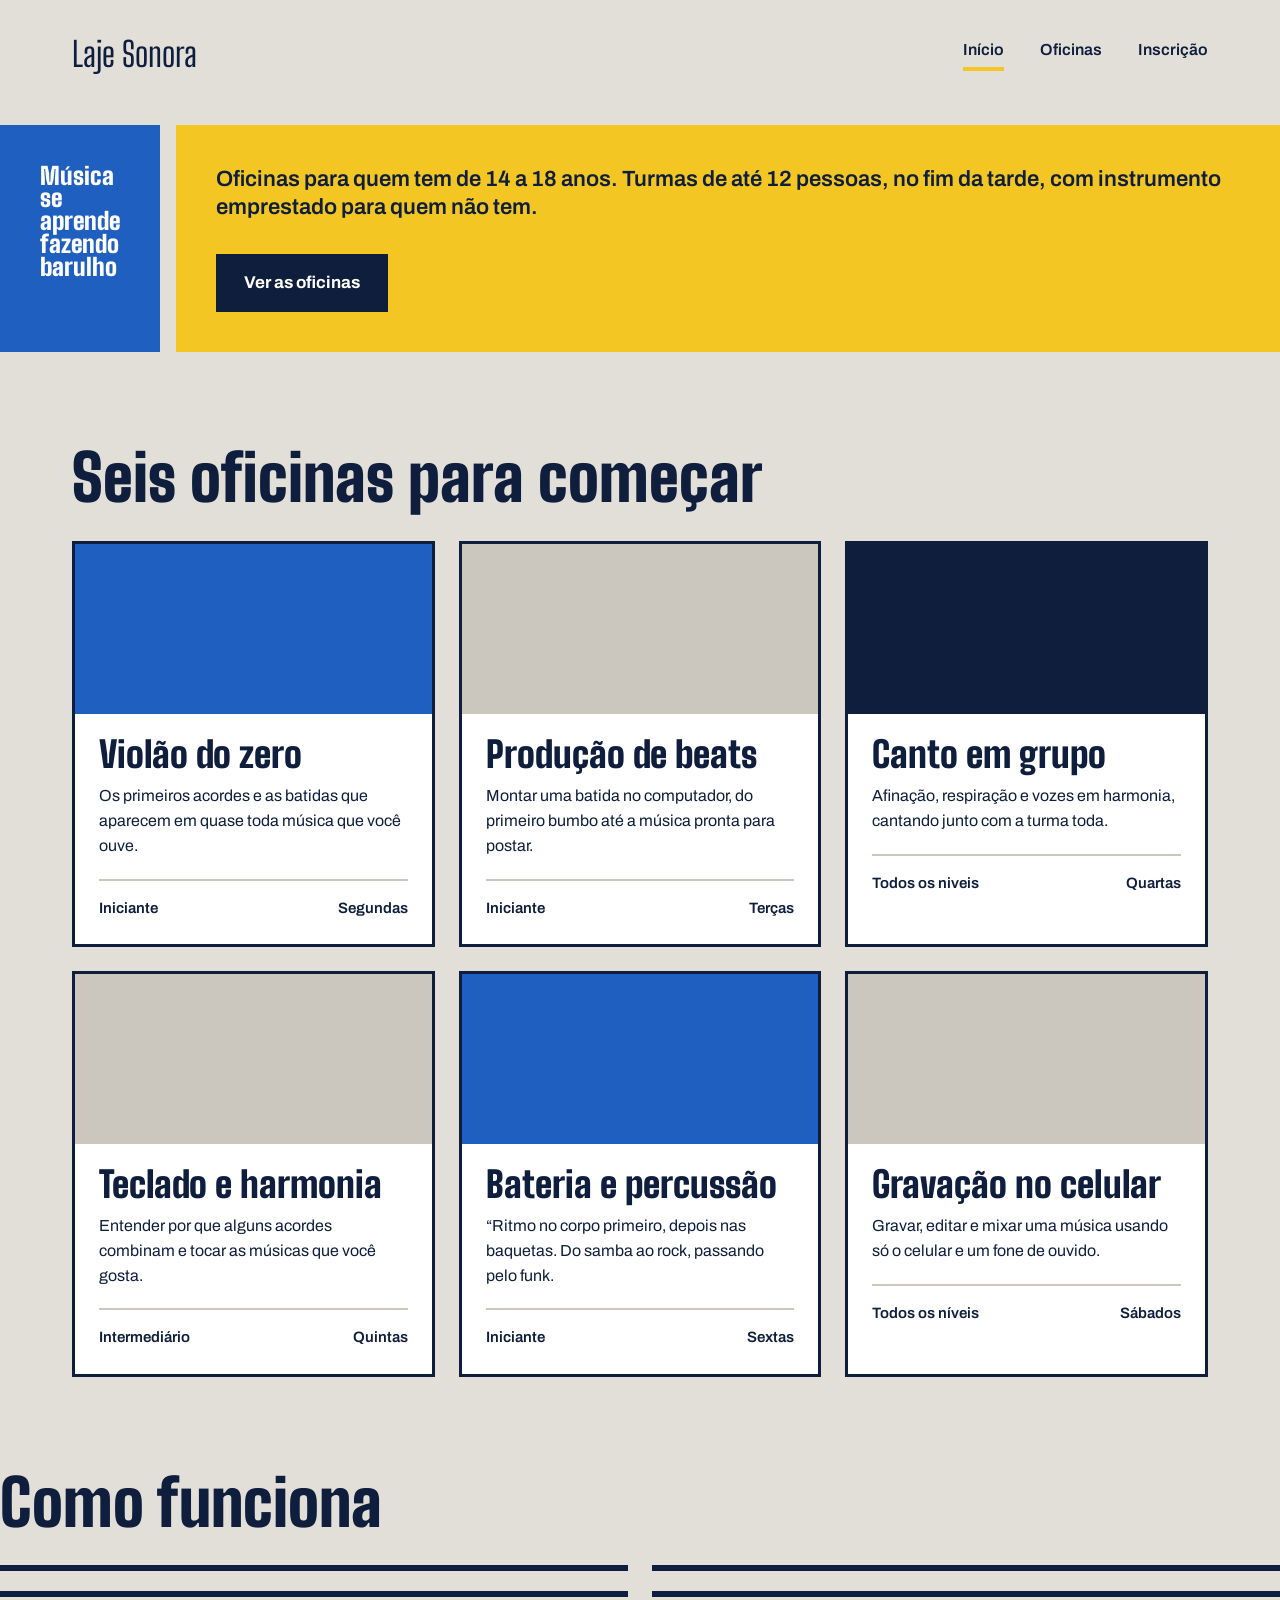
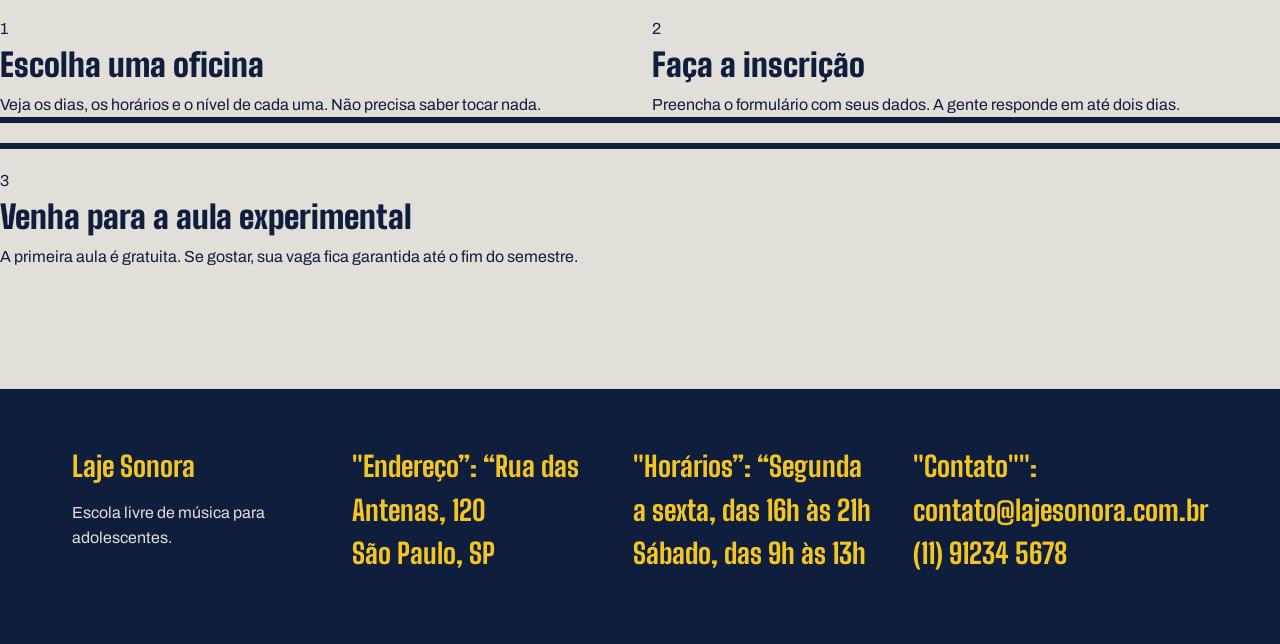
<file: index.html>
<!DOCTYPE html>
<html lang="pt-BR">
<head>
    <meta charset="UTF-8">
    <meta name="viewport" content="width=device-width, initial-scale=1.0">
    <title>Laje Sonora | Início</title>
    <link rel="preconnect" href="https://fonts.googleapis.com">
    <link rel="preconnect" href="https://fonts.gstatic.com" crossorigin>
    <link href="https://fonts.googleapis.com/css2?family=Archivo:ital,wght@0,100..900;1,100..900&family=Big+Shoulders:opsz,wght@10..72,100..900&display=swap" rel="stylesheet">
    <link rel="stylesheet" href="./index.css">
</head>
<body>
    <header class="conteudo topo">
        <a href="index.html" class="logo">Laje Sonora</a>

        <nav class="menu">
            <a href="index.html" class="atual">Início</a>
            <a href="oficinas.html">Oficinas</a>
            <a href="inscricao.html">Inscrição</a>
        </nav>
    </header>

    <main>
        <section class="couteudo cartazes">
            <div class="cartaz cartaz-principal">
                <h1>Música se aprende fazendo barulho</h1>
            </div>

            <div class="cartaz cartaz-lateral">
                <p>Oficinas para quem tem de 14 a 18 anos. Turmas de até 12 pessoas, no fim da tarde, com instrumento emprestado para quem não tem.</p>
                <a href="./oficinas.html" class="botao">Ver as oficinas</a>
            </div>
        </section>
        
        <section class="conteudo secao">
            <h2 class="titulo-secao">Seis oficinas para começar</h2>
            
            <div class="cards">
                <article class="card">
                    <div class="foto foto-azul"></div>
                    <div class="card-texto">
                        <h3>Violão do zero</h3>
                        <p>Os primeiros acordes e as batidas que aparecem em quase toda música que você ouve.</p>
                        <div class="card-info">
                            <span>Iniciante</span>
                            <span>Segundas</span>
                        </div>
                    </div>
                </article>
                <article class="card">
                    <div class="foto foto-amarelo"></div>
                    <div class="card-texto">
                        <h3>Produção de beats</h3>
                        <p>Montar uma batida no computador, do primeiro bumbo até a música pronta para postar.</p>
                        <div class="card-info">
                            <span>Iniciante</span>
                            <span>Terças</span>
                        </div>
                    </div>
                </article>
                <article class="card">
                    <div class="foto foto-tinta"></div>
                    <div class="card-texto">
                        <h3>Canto em grupo</h3>
                        <p>Afinação, respiração e vozes em harmonia, cantando junto com a turma toda.</p>
                        <div class="card-info">
                            <span>Todos os niveis</span>
                            <span>Quartas</span>
                        </div>
                    </div>
                </article>
                <article class="card">
                    <div class="foto"></div>
                    <div class="card-texto">
                        <h3>Teclado e harmonia</h3>
                        <p>Entender por que alguns acordes combinam e tocar as músicas que você gosta.</p>
                        <div class="card-info">
                            <span>Intermediário</span>
                            <span>Quintas</span>
                        </div>
                    </div>
                </article>
                <article class="card">
                    <div class="foto foto-azul"></div>
                    <div class="card-texto">
                        <h3>Bateria e percussão</h3>
                        <p>“Ritmo no corpo primeiro, depois nas baquetas. Do samba ao rock, passando pelo funk.</p>
                        <div class="card-info">
                            <span>Iniciante</span>
                            <span>Sextas</span>
                        </div>
                    </div>
                </article>
                <article class="card">
                    <div class="foto foto-amarelo"></div>
                    <div class="card-texto">
                        <h3>Gravação no celular</h3>
                        <p>Gravar, editar e mixar uma música usando só o celular e um fone de ouvido.</p>
                        <div class="card-info">
                            <span>Todos os níveis</span>
                            <span>Sábados</span>
                        </div>
                    </div>
                </article>
            </div>
        </section>

        <section class="couteudo secao">
            <h2 class="titulo-secao">Como funciona</h2>
            <div class="passos">
                <div class="passo">
                    <p class="passo numero">1</p>
                    <h3>Escolha uma oficina</h3>
                    <p>Veja os dias, os horários e o nível de cada uma. Não precisa saber tocar nada.</p>
                </div>
                <div class="passo">
                    <p class="passo numero">2</p>
                    <h3>Faça a inscrição</h3>
                    <p>Preencha o formulário com seus dados. A gente responde em até dois dias.</p>
                </div>
            </div>
                <div class="passo">
                    <p class="passo numero">3</p>
                    <h3>Venha para a aula experimental</h3>
                    <p>A primeira aula é gratuita. Se gostar, sua vaga fica garantida até o fim do semestre.</p>
                </div>
            </div>
        </section>
    </main>
    <footer class="rodape">
        <div class="conteudo rodape-colunas">
            <div class="rodape-coluna">
                <h4>Laje Sonora</h4>
                <p>Escola livre de música para adolescentes.</p>
            </div>
            <div class="rodape-coluna">
                <h4>"Endereço”: “Rua das Antenas, 120 <br> São Paulo, SP</h4>
            </div>
            <div class="rodape-coluna">
                <h4>"Horários”: “Segunda a sexta, das 16h às 21h <br> Sábado, das 9h às 13h</h4>
            </div>
            <div class="rodape-coluna">
                <h4>"Contato"": contato@lajesonora.com.br <br> (11) 91234 5678</h4>
            </div>
        </div>
    </footer>
</body>
</html>
</file>
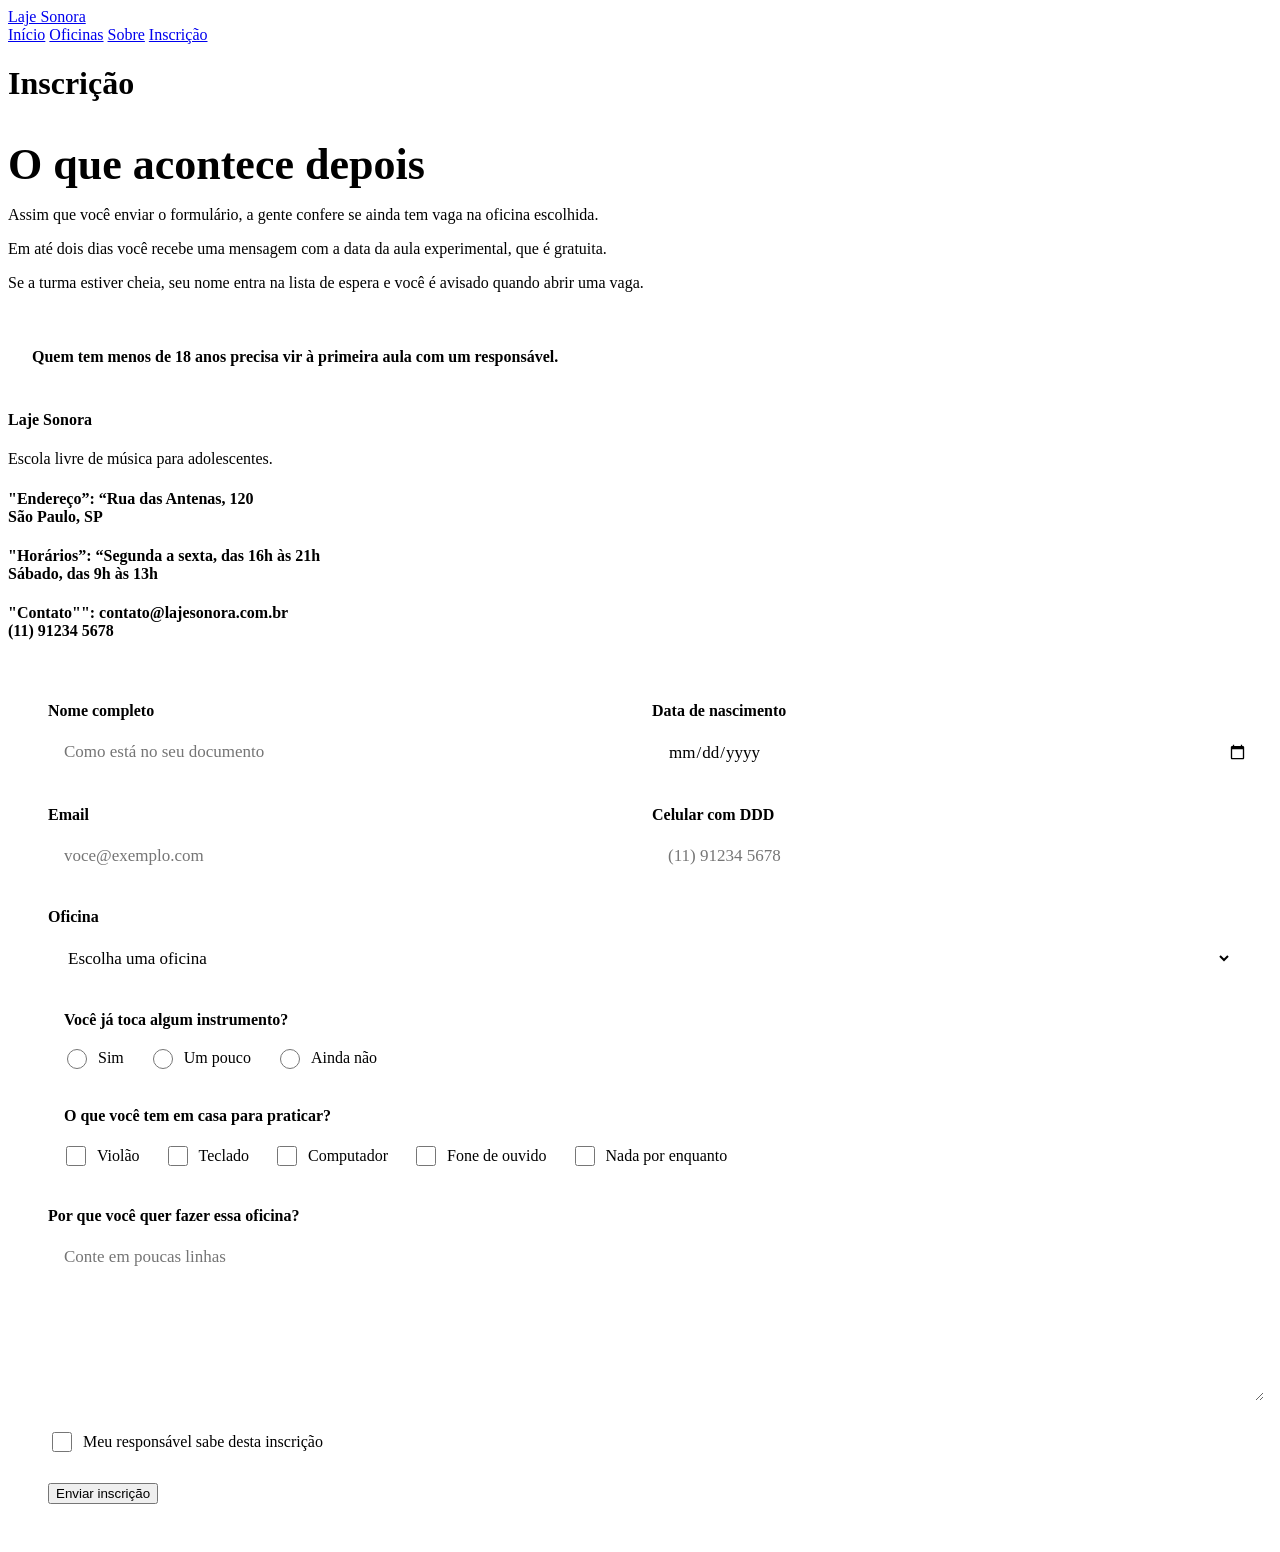
<file: inscricao.html>
<!DOCTYPE html>
<html lang="pt-BR">
<head>
    <meta charset="UTF-8">
    <meta name="viewport" content="width=device-width, initial-scale=1.0">
    <title>Laje Sonora | Inscrição</title>
    <link rel="preconnect" href="https://fonts.googleapis.com">
    <link rel="preconnect" href="https://fonts.gstatic.com" crossorigin>
    <link href="https://fonts.googleapis.com/css2?family=Archivo:ital,wght@0,100..900;1,100..900&family=Big+Shoulders:opsz,wght@10..72,100..900&display=swap" rel="stylesheet">
    <link rel="stylesheet" href="./inscricao.css">
</head>
<body>
    <header class="topo">
        <a href="index.html" class="logo">Laje Sonora</a>

        <nav class="menu">
            <a href="index.html">Início</a>
            <a href="oficinas.html">Oficinas</a>
            <a href="sobre.html">Sobre</a>
            <a href="inscricao.html">Inscrição</a>
        </nav>
    </header>

<main class="conteudo">
    <h1 class="titulo-pagina">Inscrição</h1>
    
    <div class="incricao">
        <section class="explicacao">
        <h2>O que acontece depois</h2>
        <p>Assim que você enviar o formulário, a gente confere se ainda tem vaga na oficina escolhida.</p>
        <p>Em até dois dias você recebe uma mensagem com a data da aula experimental, que é gratuita.</p>
        <p>Se a turma estiver cheia, seu nome entra na lista de espera e você é avisado quando abrir uma vaga.</p>
        <p class="aviso">Quem tem menos de 18 anos precisa vir à primeira aula com um responsável.</p>
        </section>
    </div>
</main>
    
    <footer class="rodape">
        <div class="conteudo rodape-colunas">
            <div class="rodape-coluna">
                <h4>Laje Sonora</h4>
                <p>Escola livre de música para adolescentes.</p>
            </div>
            <div class="rodape-coluna">
                <h4>"Endereço”: “Rua das Antenas, 120 <br> São Paulo, SP</h4>
            </div>
            <div class="rodape-coluna">
                <h4>"Horários”: “Segunda a sexta, das 16h às 21h <br> Sábado, das 9h às 13h</h4>
            </div>
            <div class="rodape-coluna">
                <h4>"Contato"": contato@lajesonora.com.br <br> (11) 91234 5678</h4>
            </div>
        </div>
    </footer>

    <form class="formulario" action="#" method="post">
        <div class="linha">
          <div class="campo">
            <label for="nome">Nome completo</label>
            <input type="text" id="nome" name="nome" placeholder="Como está no seu documento" required>
          </div>

          <div class="campo">
            <label for="nascimento">Data de nascimento</label>
            <input type="date" id="nascimento" name="nascimento" required>
          </div>
        </div>

        <div class="linha">
          <div class="campo">
            <label for="email">Email</label>
            <input type="email" id="email" name="email" placeholder="voce@exemplo.com" required>
          </div>

          <div class="campo">
            <label for="telefone">Celular com DDD</label>
            <input type="tel" id="telefone" name="telefone" placeholder="(11) 91234 5678" required>
          </div>
        </div>

        <div class="campo">
          <label for="oficina">Oficina</label>
          <select id="oficina" name="oficina" required>
            <option value="">Escolha uma oficina</option>
            <option value="violao">Violão do zero</option>
            <option value="beats">Produção de beats</option>
            <option value="canto">Canto em grupo</option>
            <option value="teclado">Teclado e harmonia</option>
            <option value="bateria">Bateria e percussão</option>
            <option value="gravacao">Gravação no celular</option>
          </select>
        </div>

        <fieldset class="grupo">
          <legend>Você já toca algum instrumento?</legend>
          <div class="opcoes">
            <div class="opcao">
              <input type="radio" id="tocaSim" name="toca" value="sim">
              <label for="tocaSim">Sim</label>
            </div>

            <div class="opcao">
              <input type="radio" id="tocaPouco" name="toca" value="pouco">
              <label for="tocaPouco">Um pouco</label>
            </div>

            <div class="opcao">
              <input type="radio" id="tocaNao" name="toca" value="nao">
              <label for="tocaNao">Ainda não</label>
            </div>
          </div>
        </fieldset>

        <fieldset class="grupo">
          <legend>O que você tem em casa para praticar?</legend>
          <div class="opcoes">
            <div class="opcao">
              <input type="checkbox" id="temViolao" name="tem" value="violao">
              <label for="temViolao">Violão</label>
            </div>

            <div class="opcao">
              <input type="checkbox" id="temTeclado" name="tem" value="teclado">
              <label for="temTeclado">Teclado</label>
            </div>

            <div class="opcao">
              <input type="checkbox" id="temComputador" name="tem" value="computador">
              <label for="temComputador">Computador</label>
            </div>

            <div class="opcao">
              <input type="checkbox" id="temFone" name="tem" value="fone">
              <label for="temFone">Fone de ouvido</label>
            </div>

            <div class="opcao">
              <input type="checkbox" id="temNada" name="tem" value="nada">
              <label for="temNada">Nada por enquanto</label>
            </div>
          </div>
        </fieldset>

        <div class="campo">
          <label for="motivo">Por que você quer fazer essa oficina?</label>
          <textarea id="motivo" name="motivo" placeholder="Conte em poucas linhas"></textarea>
        </div>

        <div class="opcao">
          <input type="checkbox" id="responsavel" name="responsavel" required>
          <label for="responsavel">Meu responsável sabe desta inscrição</label>
        </div>

        <div>
          <button type="submit" class="botao">Enviar inscrição</button>
        </div>
      </form>
</body>
</html>
</file>
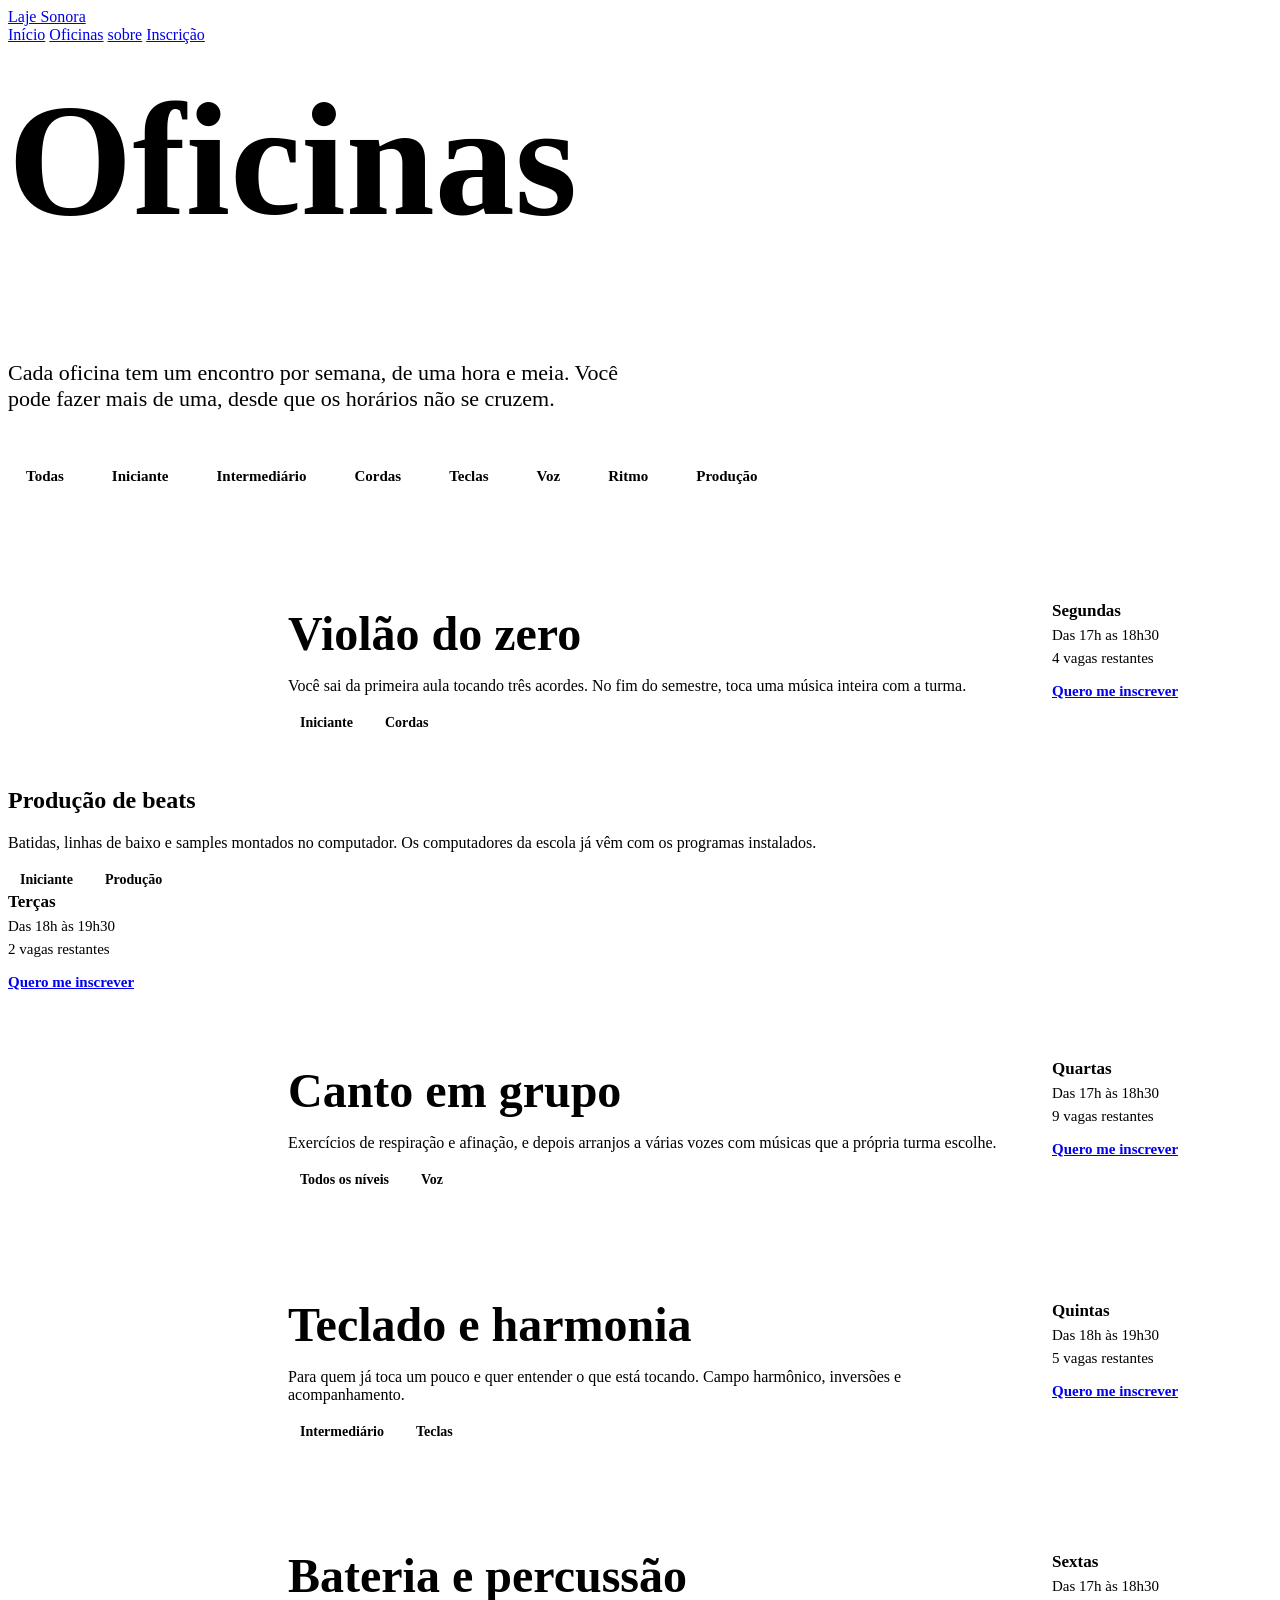
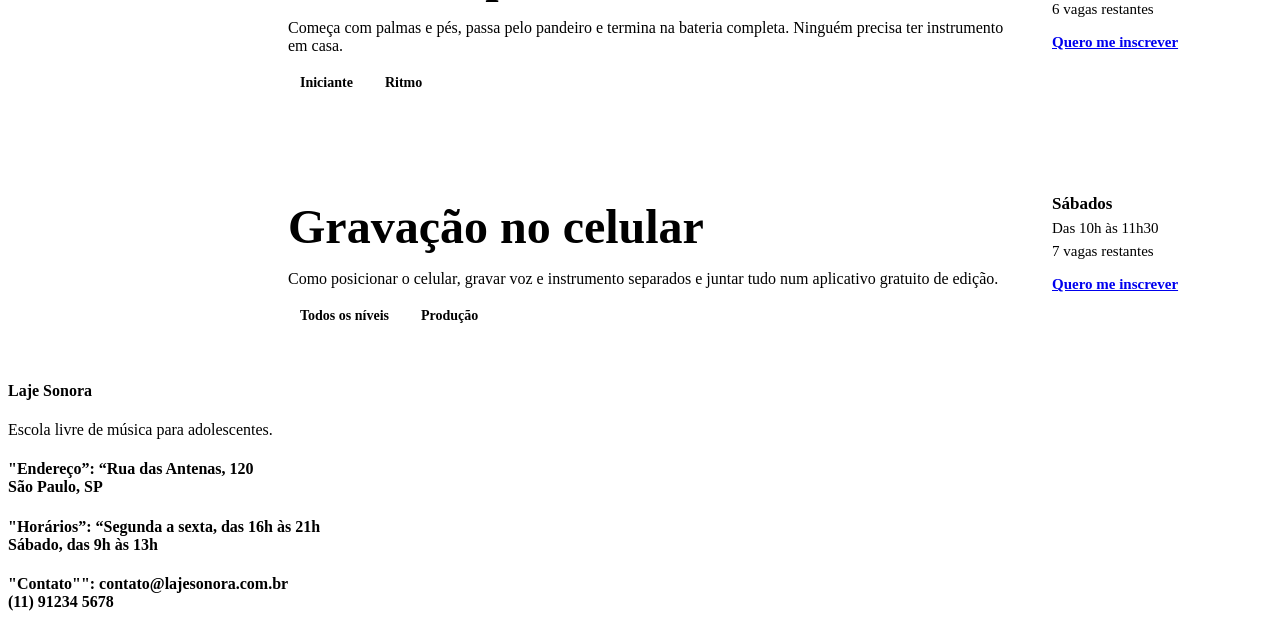
<file: oficinas.html>
<!DOCTYPE html>
<html lang="pt-BR">
<head>
    <meta charset="UTF-8">
    <meta name="viewport" content="width=device-width, initial-scale=1.0">
    <title>Laje Sonora | Oficinas</title>
    <link rel="preconnect" href="https://fonts.googleapis.com">
    <link rel="preconnect" href="https://fonts.gstatic.com" crossorigin>
    <link href="https://fonts.googleapis.com/css2?family=Archivo:ital,wght@0,100..900;1,100..900&family=Big+Shoulders:opsz,wght@10..72,100..900&display=swap" rel="stylesheet">
    <link rel="stylesheet" href="./oficinas.css">
</head>
<body>
    <header class="conteudo topo">
        <a href="index.html" class="logo">Laje Sonora</a>

        <nav class="menu">
            <a href="index.html">Início</a>
            <a href="oficinas.html">Oficinas</a>
            <a href="sobre.html">sobre</a>
            <a href="inscricao.html">Inscrição</a>
        </nav>
    </header>
<main class="conteudo">
    <h1 class="titulo-pagina">Oficinas</h1>
    <p class="subtitulo-pagina">Cada oficina tem um encontro por semana, de uma hora e meia. Você pode fazer mais de uma, desde que os horários não se cruzem.</p>

    <div class="filtros">
        <span class="filtro ativo">Todas</span>
        <span class="filtro">Iniciante</span>
        <span class="filtro">Intermediário</span>
        <span class="filtro">Cordas</span>
        <span class="filtro">Teclas</span>
        <span class="filtro">Voz</span>
        <span class="filtro">Ritmo</span>
        <span class="filtro">Produção</span>
    </div>

    <div class="lista">
        <article class="oficina">
            <div class="foto foto-azul"></div>
            <div class="oficina-texto">
                <h2>Violão do zero</h2>
                <p>Você sai da primeira aula tocando três acordes. No fim do semestre, toca uma música inteira com a turma.</p>
                <div class="etiquetas">
                    <span class="etiqueta">Iniciante</span>
                    <span class="etiqueta">Cordas</span>
                </div>
            </div>
            <div class="oficina-detalhes">
                <strong>Segundas</strong>
                <span>Das 17h as 18h30</span>
                <span>4 vagas restantes</span>
                <a href="inscricao.html">Quero me inscrever</a>
            </div>
        </article>

        <article class="oficinas">
            <div class="foto foto-amarelo"></div>
            <div class="oficina-texto">
                <h2>Produção de beats</h2>
                <p>Batidas, linhas de baixo e samples montados no computador. Os computadores da escola já vêm com os programas instalados.</p>
            </div>
            <div class="etiquetas">
                <span class="etiqueta">Iniciante</span>
                <span class="etiqueta">Produção</span>
              </div>
            </div>
            <div class="oficina-detalhes">
              <strong>Terças</strong>
              <span>Das 18h às 19h30</span>
              <span>2 vagas restantes</span>
              <a href="inscricao.html">Quero me inscrever</a>
            </div>
        </article>

        <article class="oficina">
            <div class="foto foto-tinta"></div>
            <div class="oficina-texto">
              <h2>Canto em grupo</h2>
              <p>Exercícios de respiração e afinação, e depois arranjos a várias vozes com músicas que a própria turma escolhe.</p>
              <div class="etiquetas">
                <span class="etiqueta">Todos os níveis</span>
                <span class="etiqueta">Voz</span>
              </div>
            </div>
            <div class="oficina-detalhes">
              <strong>Quartas</strong>
              <span>Das 17h às 18h30</span>
              <span>9 vagas restantes</span>
              <a href="inscricao.html">Quero me inscrever</a>
            </div>
          </article>

          <article class="oficina">
            <div class="foto"></div>
            <div class="oficina-texto">
              <h2>Teclado e harmonia</h2>
              <p>Para quem já toca um pouco e quer entender o que está tocando. Campo harmônico, inversões e acompanhamento.</p>
              <div class="etiquetas">
                <span class="etiqueta">Intermediário</span>
                <span class="etiqueta">Teclas</span>
              </div>
            </div>
            <div class="oficina-detalhes">
              <strong>Quintas</strong>
              <span>Das 18h às 19h30</span>
              <span>5 vagas restantes</span>
              <a href="inscricao.html">Quero me inscrever</a>
            </div>
          </article>

          <article class="oficina">
            <div class="foto foto-azul"></div>
            <div class="oficina-texto">
              <h2>Bateria e percussão</h2>
              <p>Começa com palmas e pés, passa pelo pandeiro e termina na bateria completa. Ninguém precisa ter instrumento em casa.</p>
              <div class="etiquetas">
                <span class="etiqueta">Iniciante</span>
                <span class="etiqueta">Ritmo</span>
              </div>
            </div>
            <div class="oficina-detalhes">
              <strong>Sextas</strong>
              <span>Das 17h às 18h30</span>
              <span>6 vagas restantes</span>
              <a href="inscricao.html">Quero me inscrever</a>
            </div>
          </article>

          <article class="oficina">
            <div class="foto foto-amarela"></div>
            <div class="oficina-texto">
              <h2>Gravação no celular</h2>
              <p>Como posicionar o celular, gravar voz e instrumento separados e juntar tudo num aplicativo gratuito de edição.</p>
              <div class="etiquetas">
                <span class="etiqueta">Todos os níveis</span>
                <span class="etiqueta">Produção</span>
              </div>
            </div>
            <div class="oficina-detalhes">
              <strong>Sábados</strong>
              <span>Das 10h às 11h30</span>
              <span>7 vagas restantes</span>
              <a href="inscricao.html">Quero me inscrever</a>
            </div>
          </article>
    </div>
</main>
    
    <footer class="rodape">
        <div class="conteudo rodape-colunas">
            <div class="rodape-coluna">
                <h4>Laje Sonora</h4>
                <p>Escola livre de música para adolescentes.</p>
            </div>
            <div class="rodape-coluna">
                <h4>"Endereço”: “Rua das Antenas, 120 <br> São Paulo, SP</h4>
            </div>
            <div class="rodape-coluna">
                <h4>"Horários”: “Segunda a sexta, das 16h às 21h <br> Sábado, das 9h às 13h</h4>
            </div>
            <div class="rodape-coluna">
                <h4>"Contato"": contato@lajesonora.com.br <br> (11) 91234 5678</h4>
            </div>
        </div>
    </footer>
</body>
</html>
</file>
<file: index.css>
* {
    margin: 0;
    padding: 0;
    box-sizing: border-box;
}

:root {
--concreto: #E2DFD8;
--concreto-escuro: #CBC7BE;
--tinta: #0F1E3D;
--caixa-dagua: #1F5FBF;
--fita: #F3C623;
--branco: #FFFFFF;

--fonte-cartaz: "Big Shoulders", "Arial Narrow", sans-serif;
--fonte-texto: "Archivo", Arial, sans-serif;
}

body {
    background-color: var(--concreto);
    color: var(--tinta);
    font-family: var(--fonte-texto);
    font-size 17px;
    line-height: 1.55;
}

a {
    color: inherit;
}

h1, h2 , h3 {
    font-family: var(--fonte-cartaz);
    font-weight: 900;
    line-height: 0.95;
}

.conteudo {
    max-width: 1200px;
    margin-inline: auto;
    padding-inline: 32px;
}

.topo {
    padding-block: 28px;
    display: flex;
    justify-content: space-between;
    align-items: center;
}

.logo {
    font-family: var(--fonte-cartaz);
    font-size: 34px;
    font-weight: 900px;
    text-decoration: none;
}

.menu {
    display: flex;
    gap: 36px
}

.menu a {
font-weight: 600;
text-decoration: none;
padding-bottom: 4px;
border-bottom: 4px solid transparent;
}

.menu a:hover {
border-bottom-color: var(--tinta);
}

.menu a.atual {
border-bottom-color: var(--fita);
}

.cartazes {
    margin-top: 16px;
    display: flex;
    gap: 16px;
}

.cartaz {
    padding: 40px;
}

.cartaz-principal {
    background-color: var(--caixa-dagua);
    color: var(--branco);
    flex: 2;
}

.cartaz .cartaz-principal h1 {
    font-size: 132px;

}

h1 {
    max-width: 9ch;
}

.cartaz-lateral {
    background-color: var(--fita);
    flex 1;
    display: flex;
    flex-direction: column;
    justify-content: space-between;
    gap: 32px;
    align-items: flex-start;
}

.cartaz-lateral p {
    font-size: 22px;
    font-weight: 600;
    line-height: 1.3;
}

.botao {
    background-color: var(--tinta);
    color: var(--branco);
    font-weight: 700;
    text-decoration: none;
    padding: 16px 28px;
    border: none;
    font-family: var(--fonte-texto);
    font-size: 17px;
    cursor: pointer;
}

.botao:hover {
    background-color: var(--caixa-dagua);
}

.secao {
    margin-top: 96px;
  }
  
  .titulo-secao {
    font-size: 64px;
    margin-bottom: 32px;
  }
  
  .cards {
    display: flex;
    flex-wrap: wrap;
    gap: 24px;
  }
  
  .card {
    background-color: var(--branco);
    border: 3px solid var(--tinta);
    flex: 1 1 340px;
  }
  
  .card .foto {
    height: 170px;
  }
  
  .foto {
    background-color: var(--concreto-escuro);
  }
  
  .foto-azul {
    background-color: var(--caixa-dagua);
  }
  
  .foto-amarela {
    background-color: var(--fita);
  }
  
  .foto-tinta {
    background-color: var(--tinta);
  }
  
  .card-texto {
    padding: 24px;
  }
  
  .card h3 {
    font-size: 36px;
    margin-bottom: 12px;
  }
  
  .card-info {
    margin-top: 20px;
    padding-top: 16px;
    border-top: 2px solid var(--concreto-escuro);
    font-weight: 600;
    font-size: 15px;
    display: flex;
    justify-content: space-between;
  }

  .passos {
    display: flex;
    gap: 24px;
  }

  .passo {
    border-top: 6px solid var(--tinta);
    padding-top: 20px;
    flex: 1;
  }

  .passo-numero {
    font-family: var(--fonte-cartaz);
    font-size: 96px;
    font-weight: 900;
    line-height: 1;
    color: var(--caixa-dagua);
  }

  .passo h3 {
    font-size: 32px;
    margin-block: 8px 12px;
  }

  .rodape {
    margin-top: 120px;
    background-color: var(--tinta);
    color: var(--concreto);
    padding: 56px 0;
  }

  .rodape-colunas {
    display: flex;
    gap: 40px;
  }

  .rodape-coluna {
    flex: 1;
  }

  .rodape h4 {
    font-family: var(--fonte-cartaz);
    font-size: 28px;
    color: var(--fita);
    margin-bottom: 12px;
  }

  @media (max-width: 800px) {
    .cartazes,
    .passos,
    .rodape-colunas {
      flex-direction: column;
    }
  
    .cartaz-principal h1 {
      font-size: 84px;
    }
  }
</file>
<file: inscricao.css>
.inscricao {
    margin-top: 56px;
    display: flex;
    gap: 72px;
  }
  
  .explicacao {
    flex: 1;
  }
  
  .explicacao h2 {
    font-size: 44px;
    margin-bottom: 16px;
  }
  
  .explicacao p + p {
    margin-top: 14px;
  }
  
  .explicacao .aviso {
    margin-top: 32px;
    padding: 24px;
    background-color: var(--fita);
    font-weight: 600;
  }
  
  .formulario {
    background-color: var(--branco);
    border: 3px solid var(--tinta);
    padding: 40px;
    flex: 2;
    display: flex;
    flex-direction: column;
    gap: 28px;
  }
  
  .linha {
    display: flex;
    gap: 24px;
  }
  
  .campo {
    flex: 1;
    display: flex;
    flex-direction: column;
    gap: 8px;
  }
  
  .grupo legend {
    margin-bottom: 12px;
  }
  
  .opcoes {
    display: flex;
    flex-wrap: wrap;
    gap: 24px;
  }
  
  .opcao {
    display: flex;
    align-items: center;
    gap: 8px;
  }

  .formulario label,
.formulario legend {
  font-weight: 700;
}

.formulario fieldset {
  border: none;
}

.formulario input[type="text"],
.formulario input[type="email"],
.formulario input[type="tel"],
.formulario input[type="date"],
.formulario select,
.formulario textarea {
  width: 100%;
  padding: 14px 16px;
  border: 2px solid var(--tinta);
  background-color: var(--concreto);
  font-family: var(--fonte-texto);
  font-size: 17px;
  color: var(--tinta);
}

.formulario input:focus,
.formulario select:focus,
.formulario textarea:focus {
  outline: 3px solid var(--caixa-dagua);
  outline-offset: 2px;
  background-color: var(--branco);
}

.formulario textarea {
  height: 140px;
  resize: vertical;
}

.formulario .opcao label {
  font-weight: 500;
}

.formulario input[type="radio"],
.formulario input[type="checkbox"] {
  width: 20px;
  height: 20px;
  accent-color: var(--caixa-dagua);
}

@media (max-width: 800px) {
    .inscricao,
    .linha,
    .rodape-colunas {
      flex-direction: column;
    }
  
    .titulo-pagina {
      font-size: 96px;
    }
  }
</file>
<file: oficinas.css>
.titulo-pagina {
    font-size: 160px;
    margin-top: 24px;
  }
  
  .subtitulo-pagina {
    font-size: 22px;
    max-width: 640px;
    margin-top: 16px;
  }
  
  .filtros {
    margin-top: 48px;
    display: flex;
    flex-wrap: wrap;
    gap: 12px;
  }
  
  .filtro {
    border: 2px solid var(--tinta);
    padding: 8px 18px;
    font-weight: 600;
    font-size: 15px;
  }
  
  .filtro.ativo {
    background-color: var(--tinta);
    color: var(--branco);
  }
  
  .lista {
    margin-top: 40px;
  }
  
  .oficina {
    padding: 32px 0;
    border-top: 3px solid var(--tinta);
    display: flex;
    align-items: center;
    gap: 40px;
  }
  
  .oficina .foto {
    width: 240px;
    height: 170px;
    flex-shrink: 0;
  }
  
  .oficina-texto {
    flex: 1;
  }
  
  .oficina h2 {
    font-size: 48px;
    margin-bottom: 10px;
  }
  
  .etiquetas {
    margin-top: 16px;
    display: flex;
    gap: 8px;
  }
  
  .etiqueta {
    background-color: var(--branco);
    padding: 4px 12px;
    font-size: 14px;
    font-weight: 600;
  }
  
  .oficina-detalhes {
    width: 220px;
    font-size: 15px;
    display: flex;
    flex-direction: column;
    gap: 6px;
  }
  
  .oficina-detalhes strong {
    font-size: 17px;
  }
  
  .oficina-detalhes a {
    margin-top: 10px;
    font-weight: 700;
  }

  @media (max-width: 800px) {
    .oficina,
    .rodape-colunas {
      flex-direction: column;
      align-items: stretch;
    }
  
    .titulo-pagina {
      font-size: 96px;
    }
  
    .oficina .foto,
    .oficina-detalhes {
      width: 100%;
    }
  }
</file>
